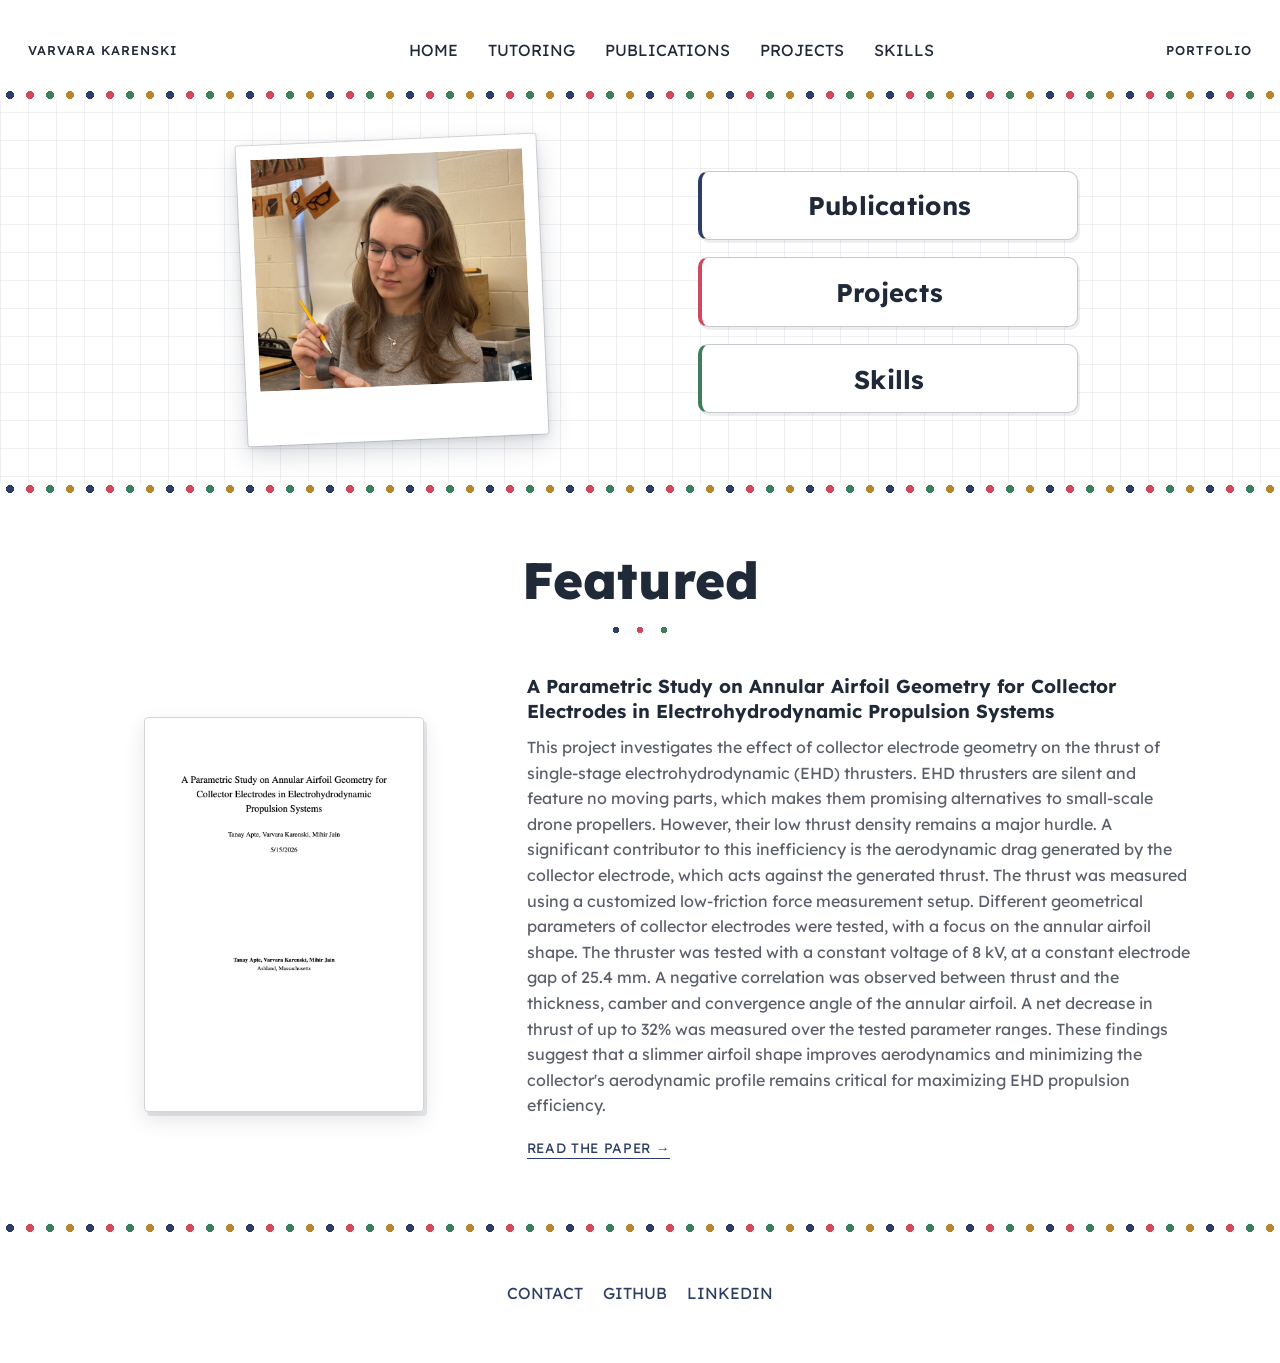
<file: index.html>
<!DOCTYPE html>
<html lang="en">
    <head>
        <meta charset="UTF-8">
        <title>Home</title>
        <link rel="preconnect" href="https://fonts.googleapis.com">
        <link rel="preconnect" href="https://fonts.gstatic.com" crossorigin>
        <link href="https://fonts.googleapis.com/css2?family=Lexend:wght@300;400;500;700;800&display=swap" rel="stylesheet">
        <link rel="stylesheet" href="style.css">
        <link rel="stylesheet" href="home.css">

    </head>
    <body>
        <div class="navbar">
            <span class="navbar-name">Varvara Karenski</span>
            <div class="navbar-links">
                <a href="index.html">HOME</a>
                <a href="tutoring.html">TUTORING</a>
                <a href="publications.html">PUBLICATIONS</a>
                <a href="projects.html">PROJECTS</a>
                <a href="skills.html">SKILLS</a>
            </div>
            <span class="navbar-brand">Portfolio</span>
        </div>
        
        <div class = "section1">
            <div class = "section1photo">
                <center><img src = portfoliopic.jpeg></center>
            </div>
            <div class = "section1tabs">
                <a class="tabbutton" href="publications.html">
                    <div>
                        <h3>Publications</h3>
                    </div>
                </a>

                <a class="tabbutton" href="projects.html">
                    <div>
                        <h3>Projects</h3>
                    </div>
                </a>

                <a class="tabbutton" href="skills.html">
                    <div>
                        <h3>Skills</h3>
                    </div>
                </a>
            </div>
        </div>

        <div class="featured">
            <h2>Featured</h2>
            <div class="featuredcontent">
                <div class="featuredphoto">
                    <a href="https://doi.org/10.31224/6625" target="_blank" rel="noopener">
                        <img src="annular-airfoil-preview.png" alt="Preview of the research paper: A Parametric Study on Annular Airfoil Geometry for Collector Electrodes in Electrohydrodynamic Propulsion Systems">
                    </a>
                </div>
                <div class="featureddescription">
                    <h3>A Parametric Study on Annular Airfoil Geometry for Collector Electrodes in Electrohydrodynamic Propulsion Systems</h3>
                    <p>This project investigates the effect of collector electrode geometry
                        on the thrust of single-stage electrohydrodynamic (EHD) thrusters. 
                        EHD thrusters are silent and feature no moving parts, which makes 
                        them promising alternatives to small-scale drone propellers. However, 
                        their low thrust density remains a major hurdle. A significant contributor 
                        to this inefficiency is the aerodynamic drag generated by the collector 
                        electrode, which acts against the generated thrust. The thrust was 
                        measured using a customized low-friction force measurement setup. 
                        Different geometrical parameters of collector electrodes were tested, 
                        with a focus on the annular airfoil shape. The thruster was tested with 
                        a constant voltage of 8 kV, at a constant electrode gap of 25.4 mm. A 
                        negative correlation was observed between thrust and the thickness, 
                        camber and convergence angle of the annular airfoil. A net decrease in 
                        thrust of up to 32% was measured over the tested parameter ranges. These 
                        findings suggest that a slimmer airfoil shape improves aerodynamics and 
                        minimizing the collector's aerodynamic profile remains critical for 
                        maximizing EHD propulsion efficiency.</p>
                    <a class="paperlink" href="https://doi.org/10.31224/6625" target="_blank" rel="noopener">Read the paper &rarr;</a>
                </div>
            </div>
        </div>

        <div class="footer">    
            <a href="mailto:varvarakarenski@gmail.com">CONTACT</a>
            <a href="https://github.com/varvarakarenski" target="_blank" rel="noopener">GITHUB</a>
            <a href="https://linkedin.com/in/varvara-karenski-8309a5322">LINKEDIN</a>
        </div>
    </body>
</html>
</file>
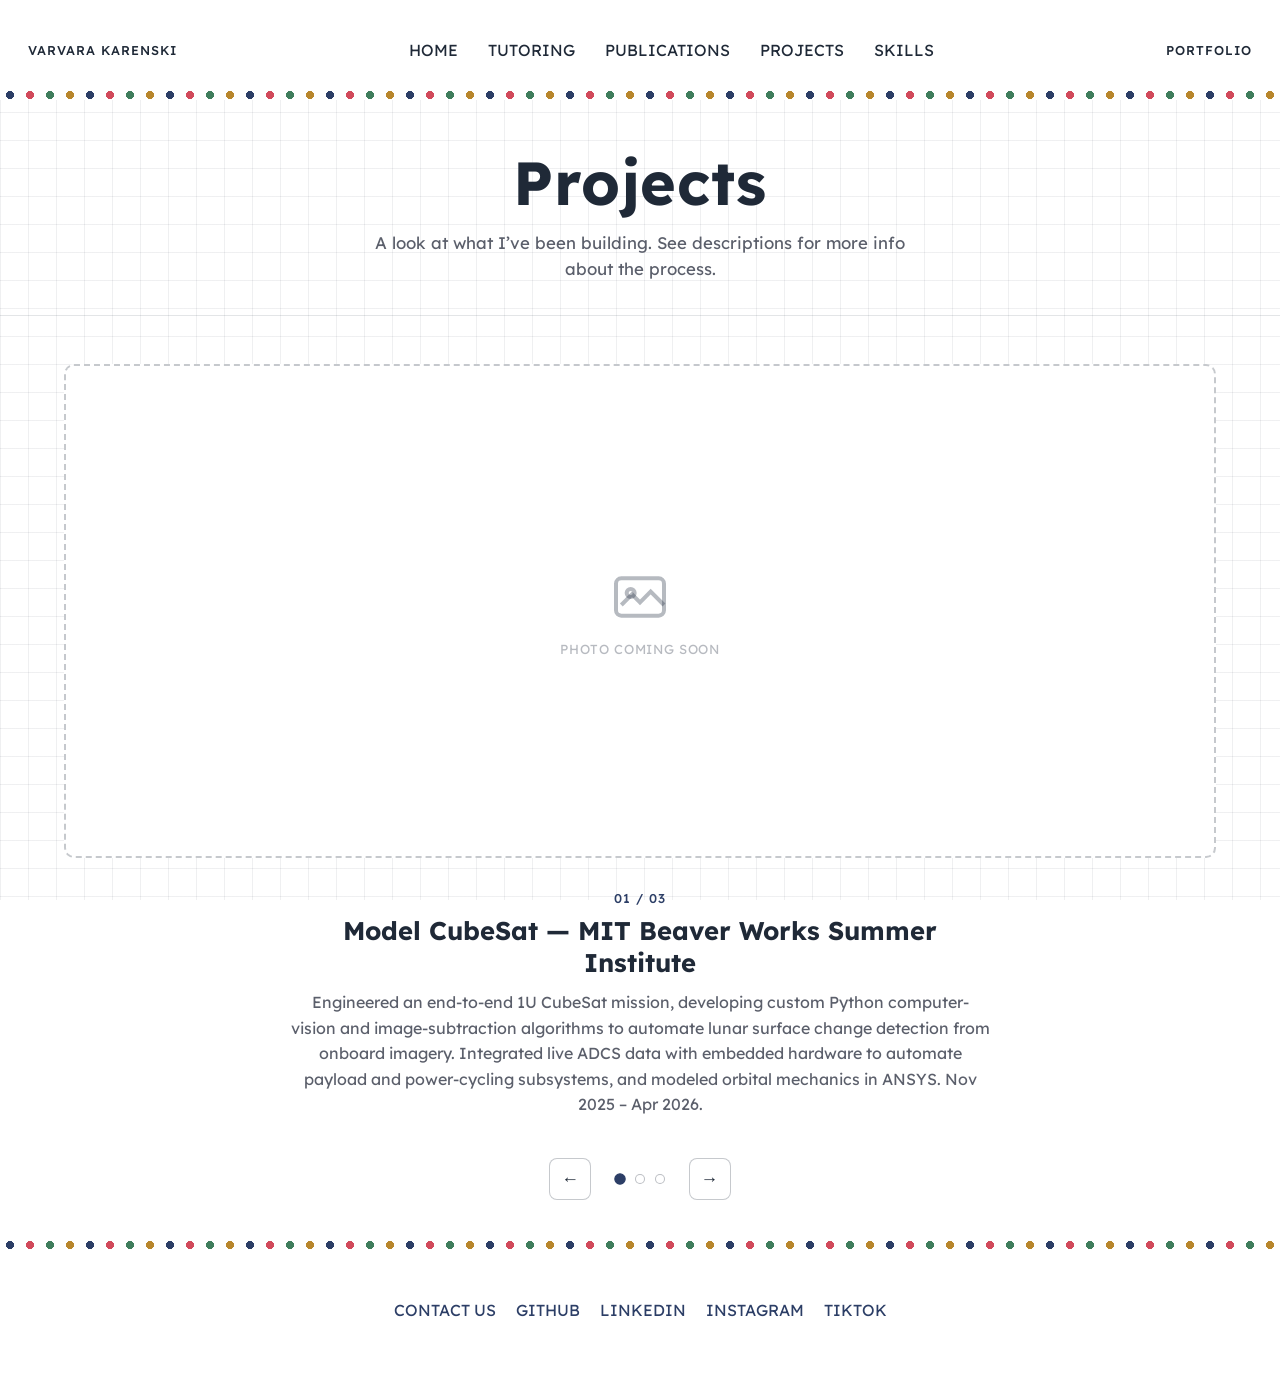
<file: projects.html>
<!DOCTYPE html>
<html lang="en">
    <head>
        <meta charset="UTF-8">
        <title>Projects</title>
        <link rel="preconnect" href="https://fonts.googleapis.com">
        <link rel="preconnect" href="https://fonts.gstatic.com" crossorigin>
        <link href="https://fonts.googleapis.com/css2?family=Lexend:wght@300;400;500;700;800&display=swap" rel="stylesheet">
        <link rel="stylesheet" href="style.css">
        <link rel="stylesheet" href="projects.css">
    </head>
    <body>
        <div class="navbar">
            <span class="navbar-name">Varvara Karenski</span>
            <div class="navbar-links">
                <a href="index.html">HOME</a>
                <a href="tutoring.html">TUTORING</a>
                <a href="publications.html">PUBLICATIONS</a>
                <a href="projects.html">PROJECTS</a>
                <a href="skills.html">SKILLS</a>
            </div>
            <span class="navbar-brand">Portfolio</span>
        </div>

        <div class="projectshero">
            <h1>Projects</h1>
            <p class="projectstagline">A look at what I&rsquo;ve been building. See descriptions for more info about the process.</p>
        </div>

        <div class="projectscarousel">
            <div class="carouselslides">
                <div class="carouselslide" data-slide="1">
                    <div class="carouseltext">
                        <span class="slidecount">01 / 03</span>
                        <h3>Model CubeSat &mdash; MIT Beaver Works Summer Institute</h3>
                        <p>Engineered an end-to-end 1U CubeSat mission, developing custom Python computer-vision and image-subtraction algorithms to automate lunar surface change detection from onboard imagery. Integrated live ADCS data with embedded hardware to automate payload and power-cycling subsystems, and modeled orbital mechanics in ANSYS. Nov 2025 &ndash; Apr 2026.</p>
                    </div>
                    <div class="carouselimage">
                        <div class="imageplaceholder">
                            <svg viewBox="0 0 24 24" fill="none" stroke="currentColor" stroke-width="1.5">
                                <rect x="3" y="5" width="18" height="14" rx="2"/>
                                <circle cx="8.5" cy="10.5" r="1.5"/>
                                <path d="M21 15l-5-5-4 4-3-3-4 4"/>
                            </svg>
                            <span>Photo coming soon</span>
                        </div>
                    </div>
                </div>

                <div class="carouselslide" data-slide="2" hidden>
                    <div class="carouseltext">
                        <span class="slidecount">02 / 03</span>
                        <h3>Software-Defined Radio &amp; SAR &mdash; MIT Beaver Works / MIT Radio Society</h3>
                        <p>Used SDR to track hidden transmitters and communicate with satellites, and operated Synthetic Aperture Radar (SAR) to image environments. Earned an FCC Technician Class Amateur Radio License.</p>
                    </div>
                    <div class="carouselimage">
                        <div class="imageplaceholder">
                            <svg viewBox="0 0 24 24" fill="none" stroke="currentColor" stroke-width="1.5">
                                <rect x="3" y="5" width="18" height="14" rx="2"/>
                                <circle cx="8.5" cy="10.5" r="1.5"/>
                                <path d="M21 15l-5-5-4 4-3-3-4 4"/>
                            </svg>
                            <span>Photo coming soon</span>
                        </div>
                    </div>
                </div>

                <div class="carouselslide" data-slide="3" hidden>
                    <div class="carouseltext">
                        <span class="slidecount">03 / 03</span>
                        <h3>CV Traffic Management Optimization &mdash; MIT Blueprint</h3>
                        <p>Built an automated traffic system using OpenCV and machine learning for real-time vehicle detection and flow-rate analysis.</p>
                    </div>
                    <div class="carouselimage">
                        <div class="imageplaceholder">
                            <svg viewBox="0 0 24 24" fill="none" stroke="currentColor" stroke-width="1.5">
                                <rect x="3" y="5" width="18" height="14" rx="2"/>
                                <circle cx="8.5" cy="10.5" r="1.5"/>
                                <path d="M21 15l-5-5-4 4-3-3-4 4"/>
                            </svg>
                            <span>Photo coming soon</span>
                        </div>
                    </div>
                </div>
            </div>

            <div class="carouselcontrols">
                <button type="button" class="carouselarrow" data-dir="-1" aria-label="Previous project">&larr;</button>
                <div class="carouseldots">
                    <button type="button" class="dot active" data-slide-target="1" aria-label="Go to project 1"></button>
                    <button type="button" class="dot" data-slide-target="2" aria-label="Go to project 2"></button>
                    <button type="button" class="dot" data-slide-target="3" aria-label="Go to project 3"></button>
                </div>
                <button type="button" class="carouselarrow" data-dir="1" aria-label="Next project">&rarr;</button>
            </div>
        </div>

        <div class="footer">
            <a href="mailto:bostonastroinfo@gmail.com">CONTACT US</a>
            <a href="https://github.com/varvarakarenski" target="_blank" rel="noopener">GITHUB</a>
            <a href="https://linkedin.com/in/varvara-karenski-8309a5322" target="_blank" rel="noopener">LINKEDIN</a>
            <a href="https://www.instagram.com/bostonastronomy/">INSTAGRAM</a>
            <a href="https://www.tiktok.com/@bostonastronomy?lang=en">TIKTOK</a>
        </div>

        <script>
            (function () {
                var slides = Array.prototype.slice.call(document.querySelectorAll('.carouselslide'));
                var dots = Array.prototype.slice.call(document.querySelectorAll('.dot'));
                var current = 1;

                function showSlide(n) {
                    current = n;
                    slides.forEach(function (slide) {
                        var isMatch = Number(slide.dataset.slide) === n;
                        slide.hidden = !isMatch;
                        if (isMatch) {
                            slide.classList.remove('slide-pop');
                            void slide.offsetWidth;
                            slide.classList.add('slide-pop');
                        }
                    });
                    dots.forEach(function (dot) {
                        dot.classList.toggle('active', Number(dot.dataset.slideTarget) === n);
                    });
                }

                document.querySelectorAll('.carouselarrow').forEach(function (btn) {
                    btn.addEventListener('click', function () {
                        var dir = Number(btn.dataset.dir);
                        var next = ((current - 1 + dir + slides.length) % slides.length) + 1;
                        showSlide(next);
                    });
                });

                dots.forEach(function (dot) {
                    dot.addEventListener('click', function () {
                        showSlide(Number(dot.dataset.slideTarget));
                    });
                });
            })();
        </script>
    </body>
</html>
</file>
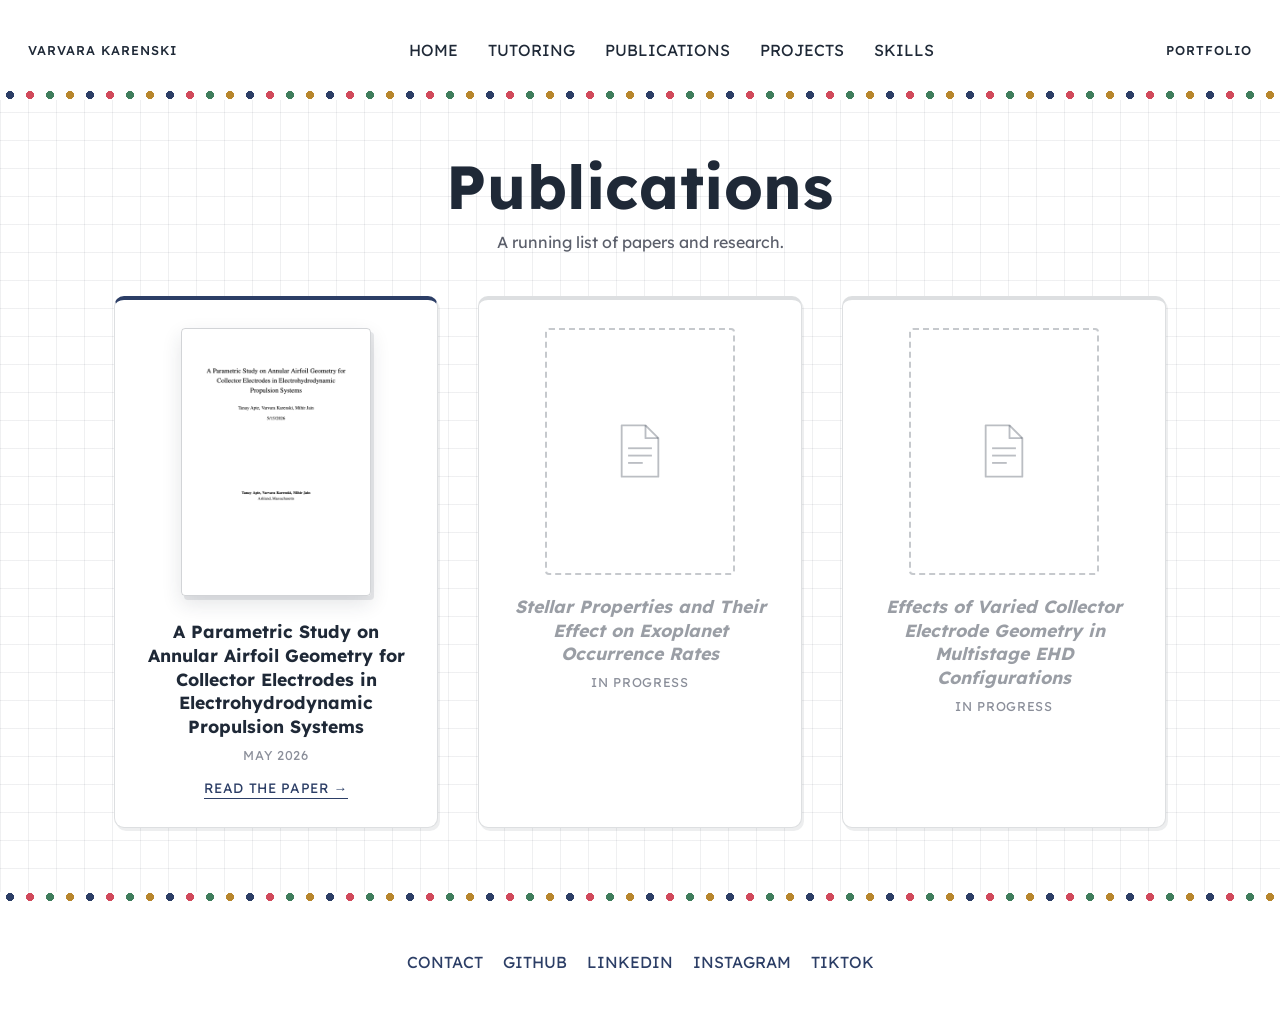
<file: publications.html>
<!DOCTYPE html>
<html lang="en">
    <head>
        <meta charset="UTF-8">
        <title>Publications</title>
        <link rel="preconnect" href="https://fonts.googleapis.com">
        <link rel="preconnect" href="https://fonts.gstatic.com" crossorigin>
        <link href="https://fonts.googleapis.com/css2?family=Lexend:wght@300;400;500;700;800&display=swap" rel="stylesheet">
        <link rel="stylesheet" href="style.css">
        <link rel="stylesheet" href="publications.css">
    </head>
    <body>
        <div class="navbar">
            <span class="navbar-name">Varvara Karenski</span>
            <div class="navbar-links">
                <a href="index.html">HOME</a>
                <a href="tutoring.html">TUTORING</a>
                <a href="publications.html">PUBLICATIONS</a>
                <a href="projects.html">PROJECTS</a>
                <a href="skills.html">SKILLS</a>
            </div>
            <span class="navbar-brand">Portfolio</span>
        </div>

        <div class="placeholder pubs-page">
            <h2>Publications</h2>
            <p class="pubsintro">A running list of papers and research.</p>

            <div class="pubsgrid">
                <div class="pubcard">
                    <a class="pubthumb" href="https://doi.org/10.31224/6625" target="_blank" rel="noopener">
                        <img src="annular-airfoil-preview.png" alt="Preview of the paper: A Parametric Study on Annular Airfoil Geometry for Collector Electrodes in Electrohydrodynamic Propulsion Systems">
                    </a>
                    <h3>A Parametric Study on Annular Airfoil Geometry for Collector Electrodes in Electrohydrodynamic Propulsion Systems</h3>
                    <p class="pubdate">May 2026</p>
                    <a class="paperlink" href="https://doi.org/10.31224/6625" target="_blank" rel="noopener">Read the paper &rarr;</a>
                </div>

                <div class="pubcard pubcard-empty">
                    <div class="pubthumb pubthumb-placeholder">
                        <svg width="44" height="56" viewBox="0 0 48 60" fill="none" xmlns="http://www.w3.org/2000/svg">
                            <path d="M4 2H30L44 16V58H4V2Z" stroke="currentColor" stroke-width="2" stroke-linejoin="round"/>
                            <path d="M30 2V16H44" stroke="currentColor" stroke-width="2" stroke-linejoin="round"/>
                            <line x1="11" y1="27" x2="37" y2="27" stroke="currentColor" stroke-width="2"/>
                            <line x1="11" y1="35" x2="37" y2="35" stroke="currentColor" stroke-width="2"/>
                            <line x1="11" y1="43" x2="27" y2="43" stroke="currentColor" stroke-width="2"/>
                        </svg>
                    </div>
                    <h3>Stellar Properties and Their Effect on Exoplanet Occurrence Rates</h3>
                    <p class="pubdate">In Progress</p>
                </div>

                <div class="pubcard pubcard-empty">
                    <div class="pubthumb pubthumb-placeholder">
                        <svg width="44" height="56" viewBox="0 0 48 60" fill="none" xmlns="http://www.w3.org/2000/svg">
                            <path d="M4 2H30L44 16V58H4V2Z" stroke="currentColor" stroke-width="2" stroke-linejoin="round"/>
                            <path d="M30 2V16H44" stroke="currentColor" stroke-width="2" stroke-linejoin="round"/>
                            <line x1="11" y1="27" x2="37" y2="27" stroke="currentColor" stroke-width="2"/>
                            <line x1="11" y1="35" x2="37" y2="35" stroke="currentColor" stroke-width="2"/>
                            <line x1="11" y1="43" x2="27" y2="43" stroke="currentColor" stroke-width="2"/>
                        </svg>
                    </div>
                    <h3>Effects of Varied Collector Electrode Geometry in Multistage EHD Configurations</h3>
                    <p class="pubdate">In Progress</p>
                </div>
            </div>
        </div>

        <div class="footer">
            <a href="mailto:varvarak@mit.edu.com">CONTACT</a>
            <a href="https://github.com/varvarakarenski" target="_blank" rel="noopener">GITHUB</a>
            <a href="https://linkedin.com/in/varvara-karenski-8309a5322" target="_blank" rel="noopener">LINKEDIN</a>
            <a href="https://www.instagram.com/bostonastronomy/">INSTAGRAM</a>
            <a href="https://www.tiktok.com/@bostonastronomy?lang=en">TIKTOK</a>
        </div>
    </body>
</html>
</file>
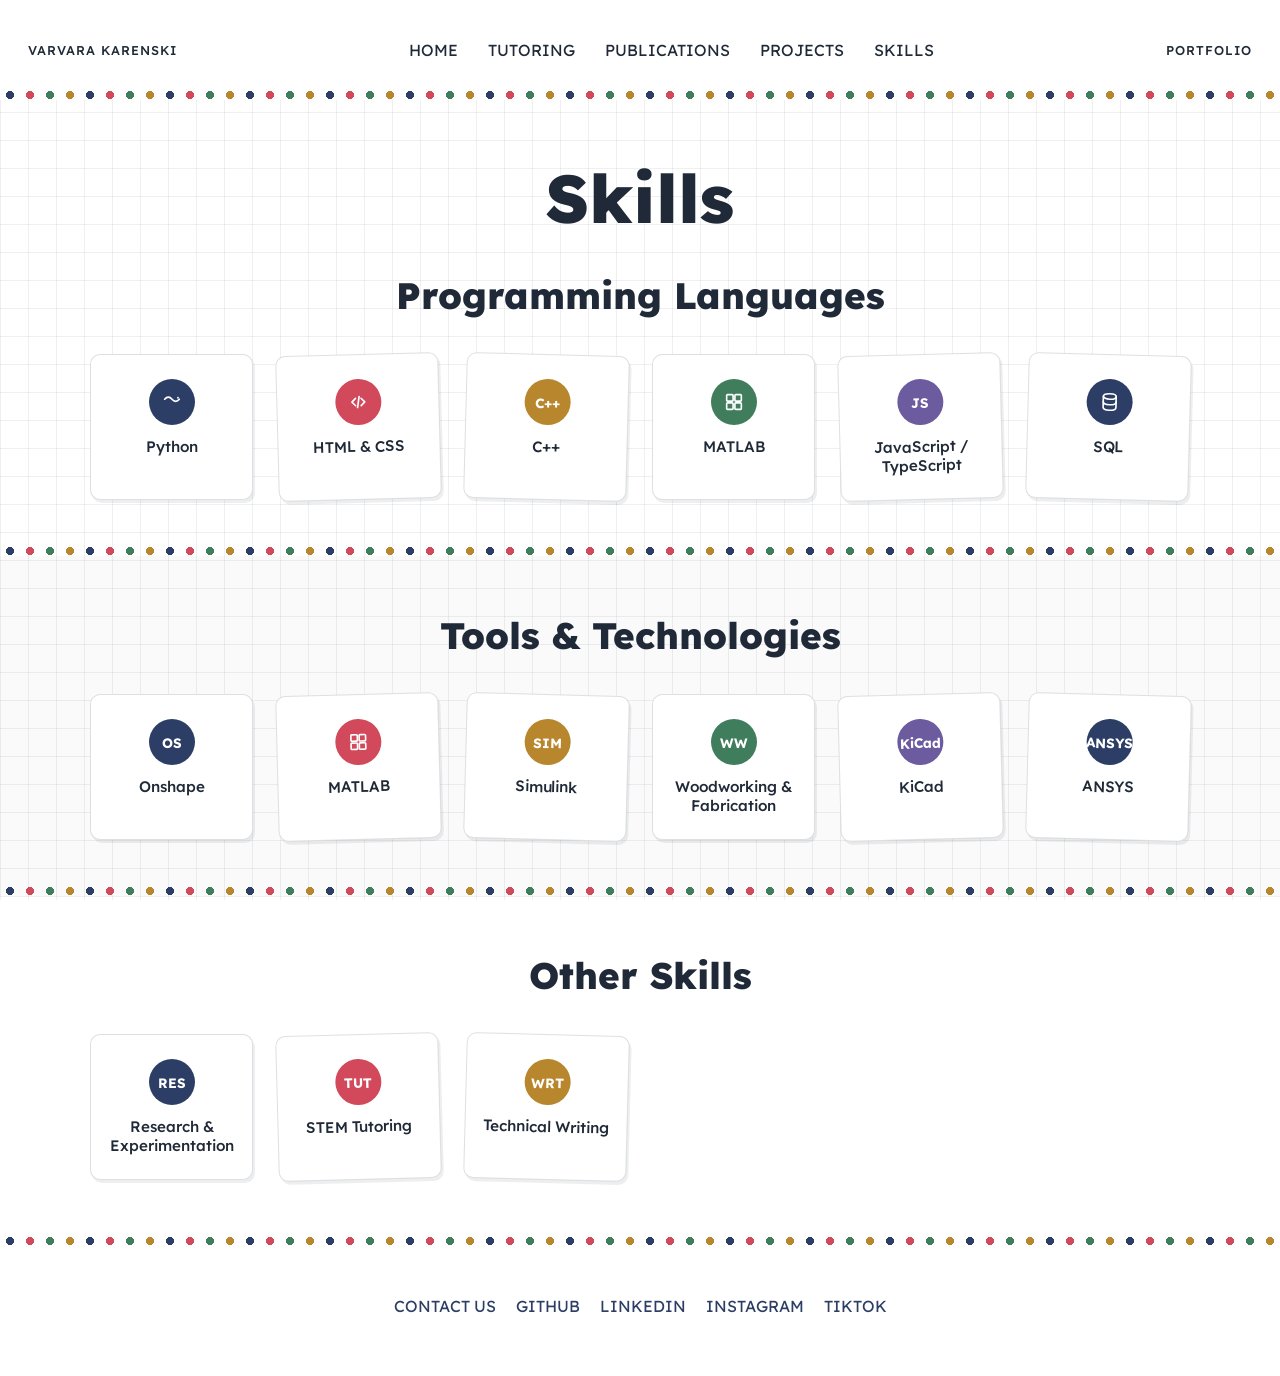
<file: skills.html>
<!DOCTYPE html>
<html lang="en">
    <head>
        <meta charset="UTF-8">
        <title>Skills</title>
        <link rel="preconnect" href="https://fonts.googleapis.com">
        <link rel="preconnect" href="https://fonts.gstatic.com" crossorigin>
        <link href="https://fonts.googleapis.com/css2?family=Lexend:wght@300;400;500;700;800&display=swap" rel="stylesheet">
        <link rel="stylesheet" href="style.css">
        <link rel="stylesheet" href="skills.css">
    </head>
    <body>
        <div class="navbar">
            <span class="navbar-name">Varvara Karenski</span>
            <div class="navbar-links">
                <a href="index.html">HOME</a>
                <a href="tutoring.html">TUTORING</a>
                <a href="publications.html">PUBLICATIONS</a>
                <a href="projects.html">PROJECTS</a>
                <a href="skills.html">SKILLS</a>
            </div>
            <span class="navbar-brand">Portfolio</span>
        </div>

        <div class="skillscategory">
            <h1>Skills</h1>
            <h2>Programming Languages</h2>
            <div class="skillsgrid">
                <div class="skilltile">
                    <span class="skillbadge">
                        <svg viewBox="0 0 24 24" width="22" height="22" fill="none" stroke="currentColor" stroke-width="1.8" stroke-linecap="round" stroke-linejoin="round">
                            <path d="M4 9c2.5-3 5.5-3 8 0s5.5 3 8 0"/>
                            <circle cx="18.5" cy="7.4" r="1" fill="currentColor" stroke="none"/>
                        </svg>
                    </span>
                    <span class="skilltile-name">Python</span>
                </div>
                <div class="skilltile">
                    <span class="skillbadge">
                        <svg viewBox="0 0 24 24" width="22" height="22" fill="none" stroke="currentColor" stroke-width="1.8" stroke-linecap="round" stroke-linejoin="round">
                            <path d="M9 8l-4 4 4 4"/>
                            <path d="M15 8l4 4-4 4"/>
                            <path d="M13 6l-2 12"/>
                        </svg>
                    </span>
                    <span class="skilltile-name">HTML &amp; CSS</span>
                </div>
                <div class="skilltile">
                    <span class="skillbadge">C++</span>
                    <span class="skilltile-name">C++</span>
                </div>
                <div class="skilltile">
                    <span class="skillbadge">
                        <svg viewBox="0 0 24 24" width="22" height="22" fill="none" stroke="currentColor" stroke-width="1.8" stroke-linejoin="round">
                            <rect x="4" y="4" width="7" height="7" rx="1"/>
                            <rect x="13" y="4" width="7" height="7" rx="1"/>
                            <rect x="4" y="13" width="7" height="7" rx="1"/>
                            <rect x="13" y="13" width="7" height="7" rx="1"/>
                        </svg>
                    </span>
                    <span class="skilltile-name">MATLAB</span>
                </div>
                <div class="skilltile">
                    <span class="skillbadge">JS</span>
                    <span class="skilltile-name">JavaScript / TypeScript</span>
                </div>
                <div class="skilltile">
                    <span class="skillbadge">
                        <svg viewBox="0 0 24 24" width="22" height="22" fill="none" stroke="currentColor" stroke-width="1.8" stroke-linecap="round" stroke-linejoin="round">
                            <ellipse cx="12" cy="6" rx="7" ry="3"/>
                            <path d="M5 6v6c0 1.66 3.13 3 7 3s7-1.34 7-3V6"/>
                            <path d="M5 12v6c0 1.66 3.13 3 7 3s7-1.34 7-3v-6"/>
                        </svg>
                    </span>
                    <span class="skilltile-name">SQL</span>
                </div>
            </div>
        </div>

        <div class="skillscategory skillscategory-alt">
            <h2>Tools &amp; Technologies</h2>
            <div class="skillsgrid">
                <div class="skilltile">
                    <span class="skillbadge">OS</span>
                    <span class="skilltile-name">Onshape</span>
                </div>
                <div class="skilltile">
                    <span class="skillbadge">
                        <svg viewBox="0 0 24 24" width="22" height="22" fill="none" stroke="currentColor" stroke-width="1.8" stroke-linejoin="round">
                            <rect x="4" y="4" width="7" height="7" rx="1"/>
                            <rect x="13" y="4" width="7" height="7" rx="1"/>
                            <rect x="4" y="13" width="7" height="7" rx="1"/>
                            <rect x="13" y="13" width="7" height="7" rx="1"/>
                        </svg>
                    </span>
                    <span class="skilltile-name">MATLAB</span>
                </div>
                <div class="skilltile">
                    <span class="skillbadge">SIM</span>
                    <span class="skilltile-name">Simulink</span>
                </div>
                <div class="skilltile">
                    <span class="skillbadge">WW</span>
                    <span class="skilltile-name">Woodworking &amp; Fabrication</span>
                </div>
                <div class="skilltile">
                    <span class="skillbadge">KiCad</span>
                    <span class="skilltile-name">KiCad</span>
                </div>
                <div class="skilltile">
                    <span class="skillbadge">ANSYS</span>
                    <span class="skilltile-name">ANSYS</span>
                </div>
            </div>
        </div>

        <div class="skillscategory">
            <h2>Other Skills</h2>
            <div class="skillsgrid">
                <div class="skilltile">
                    <span class="skillbadge">RES</span>
                    <span class="skilltile-name">Research &amp; Experimentation</span>
                </div>
                <div class="skilltile">
                    <span class="skillbadge">TUT</span>
                    <span class="skilltile-name">STEM Tutoring</span>
                </div>
                <div class="skilltile">
                    <span class="skillbadge">WRT</span>
                    <span class="skilltile-name">Technical Writing</span>
                </div>
            </div>
        </div>

        <div class="footer">
            <a href="mailto:bostonastroinfo@gmail.com">CONTACT US</a>
            <a href="https://github.com/varvarakarenski" target="_blank" rel="noopener">GITHUB</a>
            <a href="https://linkedin.com/in/varvara-karenski-8309a5322" target="_blank" rel="noopener">LINKEDIN</a>
            <a href="https://www.instagram.com/bostonastronomy/">INSTAGRAM</a>
            <a href="https://www.tiktok.com/@bostonastronomy?lang=en">TIKTOK</a>
        </div>
    </body>
</html>
</file>
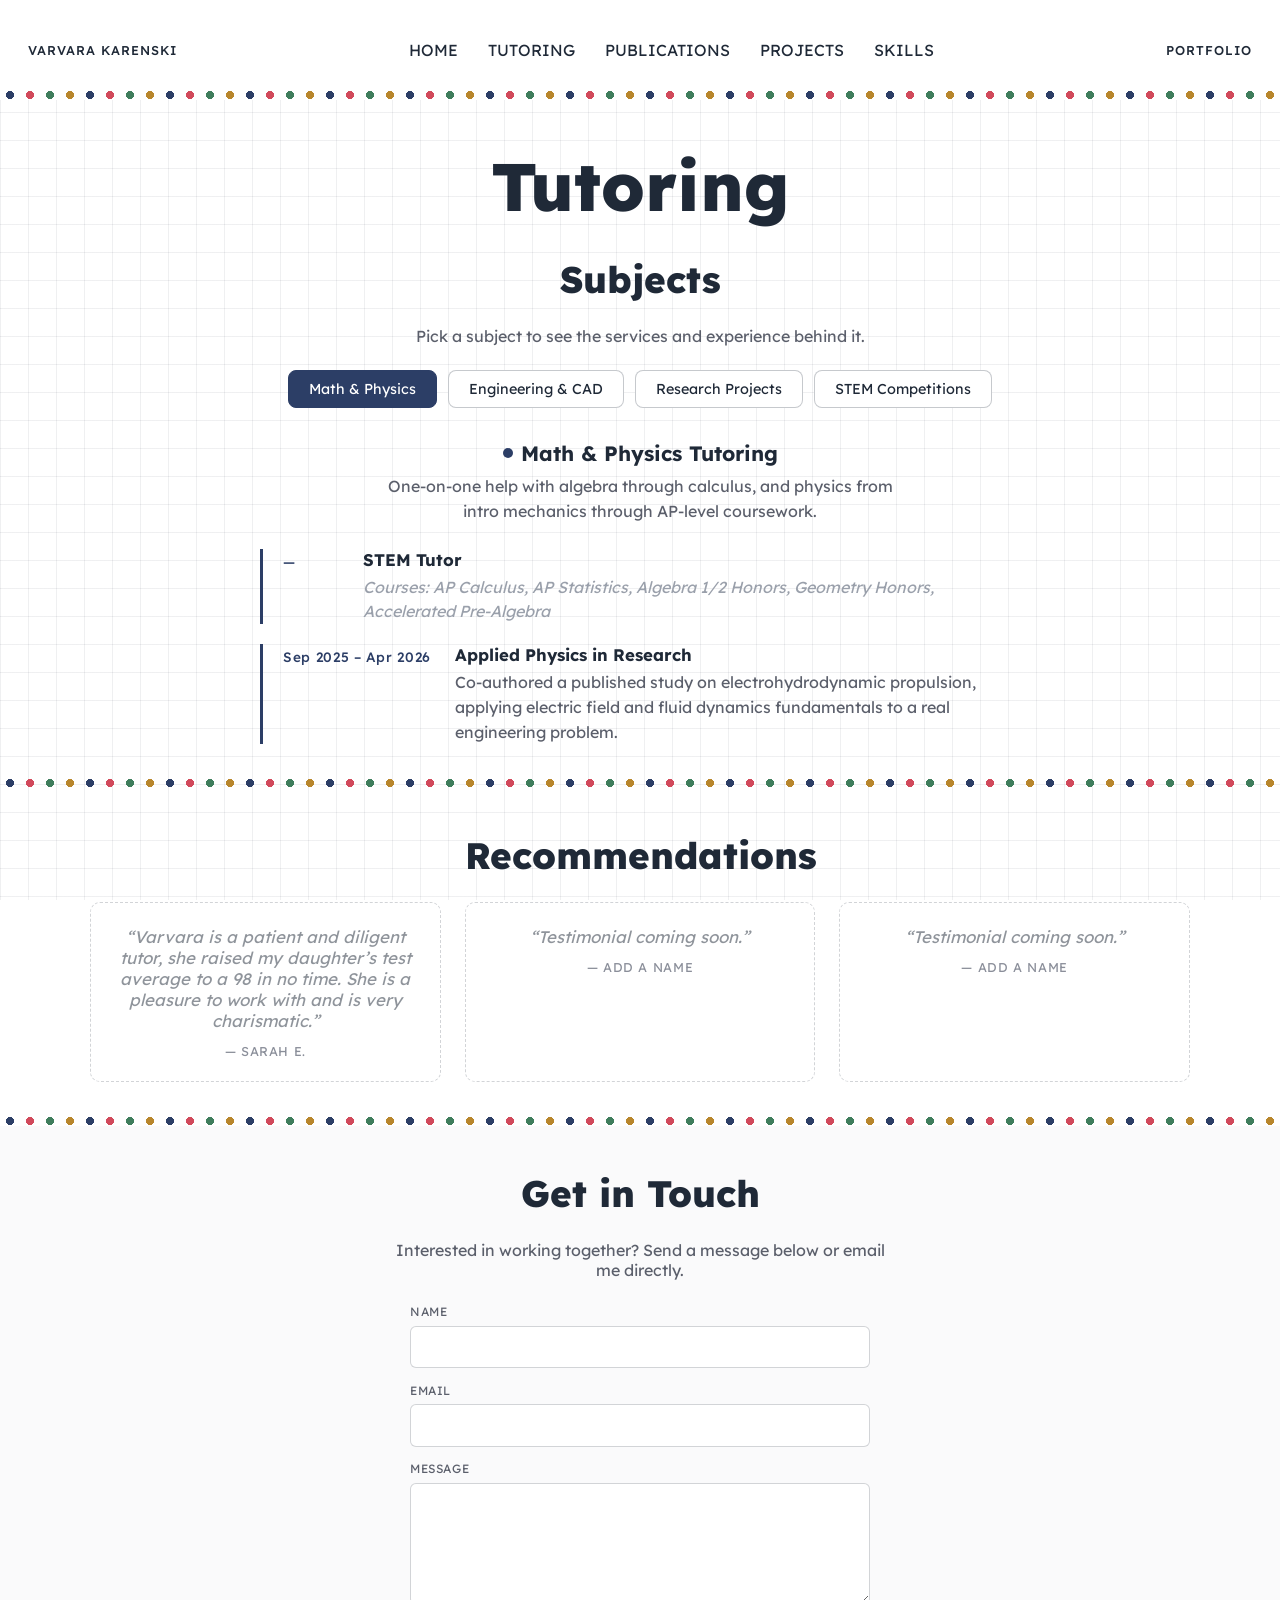
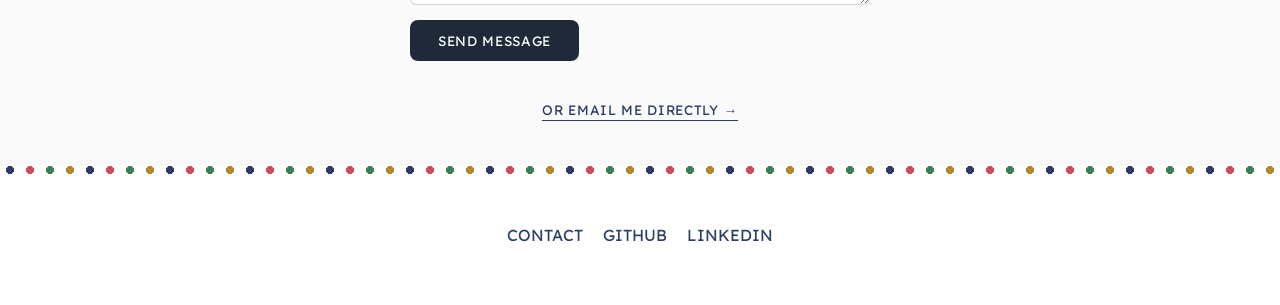
<file: tutoring.html>
<!DOCTYPE html>
<html lang="en">
    <head>
        <meta charset="UTF-8">
        <title>Tutoring</title>
        <link rel="preconnect" href="https://fonts.googleapis.com">
        <link rel="preconnect" href="https://fonts.gstatic.com" crossorigin>
        <link href="https://fonts.googleapis.com/css2?family=Lexend:wght@300;400;500;700;800&display=swap" rel="stylesheet">
        <link rel="stylesheet" href="style.css">
        <link rel="stylesheet" href="tutoring.css">
    </head>
    <body>
        <div class="navbar">
            <span class="navbar-name">Varvara Karenski</span>
            <div class="navbar-links">
                <a href="index.html">HOME</a>
                <a href="tutoring.html">TUTORING</a>
                <a href="publications.html">PUBLICATIONS</a>
                <a href="projects.html">PROJECTS</a>
                <a href="skills.html">SKILLS</a>
            </div>
            <span class="navbar-brand">Portfolio</span>
        </div>

        <div class="tutorsection" id="subjects">
            <h1>Tutoring</h1>
            <h2>Subjects</h2>
            <p class="subjectsintro">Pick a subject to see the services and experience behind it.</p>

            <div class="subjecttabs">
                <button type="button" class="subjectbtn active" data-subject="math">Math &amp; Physics</button>
                <button type="button" class="subjectbtn" data-subject="engineering">Engineering &amp; CAD</button>
                <button type="button" class="subjectbtn" data-subject="research">Research Projects</button>
                <button type="button" class="subjectbtn" data-subject="competition">STEM Competitions</button>
            </div>

            <div class="subjectpanel" data-subject-panel="math">
                <h3>Math &amp; Physics Tutoring</h3>
                <p class="subjectdesc">One-on-one help with algebra through calculus, and physics from intro mechanics through AP-level coursework.</p>
                <ul class="subjectexp">
                    <li>
                        <span class="expyear">&mdash;</span>
                        <div>
                            <h4>STEM Tutor</h4>
                            <p><em>Courses: AP Calculus, AP Statistics, Algebra 1/2 Honors, Geometry Honors, Accelerated Pre-Algebra </em></p>
                        </div>
                    </li>
                    <li>
                        <span class="expyear">Sep 2025 &ndash; Apr 2026</span>
                        <div>
                            <h4>Applied Physics in Research</h4>
                            <p>Co-authored a published study on electrohydrodynamic propulsion, applying electric field and fluid dynamics fundamentals to a real engineering problem.</p>
                        </div>
                    </li>
                </ul>
            </div>

            <div class="subjectpanel" data-subject-panel="engineering" hidden>
                <h3>Engineering &amp; CAD Mentorship</h3>
                <p class="subjectdesc">Guidance on design projects, CAD modeling, and hands-on fabrication for students building their first prototypes.</p>
                <ul class="subjectexp">
                    <li>
                        <span class="expyear">&mdash;</span>
                        <div>
                            <h4>Maker &amp; Fabricator</h4>
                            <p>Hands-on experience with woodworking, CAD, and building physical prototypes from scratch.</p>
                        </div>
                    </li>
                    <li>
                        <span class="expyear">Sep 2025 &ndash; Apr 2026</span>
                        <div>
                            <h4>Published Researcher</h4>
                            <p>Designed and built a custom low-friction force measurement setup to test collector electrode geometries for an EHD propulsion study.</p>
                        </div>
                    </li>
                </ul>
            </div>

            <div class="subjectpanel" data-subject-panel="research" hidden>
                <h3>Research Project Support</h3>
                <p class="subjectdesc">Help scoping, running, and writing up independent STEM research &mdash; from experiment design to publication.</p>
                <ul class="subjectexp">
                    <li>
                        <span class="expyear">Since Jul 2026</span>
                        <div>
                            <h4>Exoplanet Researcher</h4>
                            <p>Ongoing exoplanet research conducted with the guidance of an MIT astronomer.</p>
                        </div>
                    </li>
                    <li>
                        <span class="expyear">May &ndash; Aug 2026</span>
                        <div>
                            <h4>Software Engineer &amp; Researcher, MIT</h4>
                            <p>Worked as a software engineer promoting the accessibility of data science, and conducted research improving data ingestion pipelines.</p>
                        </div>
                    </li>
                    <li>
                        <span class="expyear">Sep 2025 &ndash; Apr 2026</span>
                        <div>
                            <h4>Published Researcher</h4>
                            <p>Co-authored &ldquo;A Parametric Study on Annular Airfoil Geometry for Collector Electrodes in Electrohydrodynamic Propulsion Systems,&rdquo; published on engrXiv.</p>
                        </div>
                    </li>
                </ul>
            </div>

            <div class="subjectpanel" data-subject-panel="competition" hidden>
                <h3>STEM Competition Prep</h3>
                <p class="subjectdesc">Preparation for science fairs, olympiads, and application portfolios that showcase technical work.</p>
                <ul class="subjectexp">
                    <li>
                        <span class="expyear">2026</span>
                        <div>
                            <h4>MSEF &amp; WRSEF, 3rd Place</h4>
                            <p>Placed 3rd at both the Massachusetts State Science &amp; Engineering Fair (MSEF) and the Worcester Regional Science &amp; Engineering Fair (WRSEF).</p>
                        </div>
                    </li>
                </ul>
            </div>
        </div>

        <div class="tutorsection">
            <h2>Recommendations</h2>
            <div class="recsgrid">
                <div class="reccard">
                    <p class="recquote">&ldquo;Varvara is a patient and diligent tutor, she raised my daughter&rsquo;s test average to a 98 in no time. She is a pleasure to work with and is very charismatic.&rdquo;</p>
                    <p class="recname">&mdash; Sarah E.</p>
                </div>
                <div class="reccard reccard-empty">
                    <p class="recquote">&ldquo;Testimonial coming soon.&rdquo;</p>
                    <p class="recname">&mdash; Add a name</p>
                </div>
                <div class="reccard reccard-empty">
                    <p class="recquote">&ldquo;Testimonial coming soon.&rdquo;</p>
                    <p class="recname">&mdash; Add a name</p>
                </div>
            </div>
        </div>

        <div class="tutorsection tutorsection-alt" id="contact">
            <h2>Get in Touch</h2>
            <p class="contactintro">Interested in working together? Send a message below or email me directly.</p>
            <form class="contactform" action="mailto:varvarakarenski@gmail.com" method="post" enctype="text/plain">
                <label>Name
                    <input type="text" name="name" required>
                </label>
                <label>Email
                    <input type="email" name="email" required>
                </label>
                <label>Message
                    <textarea name="message" rows="5" required></textarea>
                </label>
                <button type="submit">Send Message</button>
            </form>
            <a class="paperlink" href="mailto:varvarakarenski@gmail.com">Or email me directly &rarr;</a>
        </div>

        <div class="footer">
            <a href="mailto:varvarakarenski@gmail.com">CONTACT</a>
            <a href="https://github.com/varvarakarenski" target="_blank" rel="noopener">GITHUB</a>
            <a href="https://linkedin.com/in/varvara-karenski-8309a5322">LINKEDIN</a>
        </div>

        <script>
            document.querySelectorAll('.subjectbtn').forEach(function (btn) {
                btn.addEventListener('click', function () {
                    var subject = btn.dataset.subject;

                    document.querySelectorAll('.subjectbtn').forEach(function (b) {
                        b.classList.toggle('active', b === btn);
                    });

                    document.querySelectorAll('.subjectpanel').forEach(function (panel) {
                        var isMatch = panel.dataset.subjectPanel === subject;
                        panel.hidden = !isMatch;
                        if (isMatch) {
                            panel.classList.remove('panel-pop');
                            void panel.offsetWidth;
                            panel.classList.add('panel-pop');
                        }
                    });
                });
            });
        </script>
    </body>
</html>
</file>
<file: style.css>
* {
    box-sizing: border-box;
}

html, body {
    margin: 0;
    padding: 0;
    min-height: 100%;
}

body {
    font-family: 'Lexend', sans-serif;
    color: #2c2c34;
    background-color: #ffffff;
    background-image:
        linear-gradient(to right, rgba(30, 41, 59, 0.07) 1px, transparent 1px),
        linear-gradient(to bottom, rgba(30, 41, 59, 0.07) 1px, transparent 1px);
    background-size: 28px 28px;
    background-position: 0 0;
    background-attachment: fixed;
    min-height: 100vh;
}

.navbar{
    position: relative;
    background-color: #ffffff;
    height: 100px;
    margin: 0;
    padding: 0 1.75rem;
    box-sizing: border-box;
    /*Flex*/
    display: flex;
    flex-direction: row;
    flex-wrap: nowrap;
    justify-content: space-between;
    align-items: center;
    gap: 1rem;
    }

.navbar::after {
    content: '';
    position: absolute;
    left: 0;
    right: 0;
    bottom: 0;
    height: 10px;
    background-image:
        radial-gradient(circle 4px at 10px 5px, #2c3e66 99%, transparent 100%),
        radial-gradient(circle 4px at 30px 5px, #d1495b 99%, transparent 100%),
        radial-gradient(circle 4px at 50px 5px, #3f7d5c 99%, transparent 100%),
        radial-gradient(circle 4px at 70px 5px, #b8862c 99%, transparent 100%);
    background-size: 80px 10px;
    background-repeat: repeat-x;
}

.navbar-links {
    display: flex;
    flex-direction: row;
    flex-wrap: nowrap;
    align-items: center;
    justify-content: center;
    flex: 1 1 auto;
}

.navbar-brand,
.navbar-name {
    flex: 0 0 auto;
    white-space: nowrap;
    text-decoration: none;
    font-family: 'Lexend', sans-serif;
    font-size: 0.8rem;
    font-weight: 500;
    text-transform: uppercase;
    letter-spacing: 0.08em;
    color: #1f2937;
    transition: color 0.2s ease;
}

.navbar a{
    color: #1f2937;
    text-decoration: none;
    padding: 15px;
    font-family: 'Lexend', sans-serif;
}

.navbar img{
    height: 80%;
    width: auto;
    padding: 5px;
}

@media (max-width: 700px) {
    .navbar {
        height: auto;
        flex-wrap: wrap;
        justify-content: center;
        row-gap: 0.5rem;
        column-gap: 1.25rem;
        padding: 1rem 1.25rem 1.25rem;
    }

    .navbar-links {
        order: 3;
        flex: 1 1 100%;
        flex-wrap: wrap;
        row-gap: 0.25rem;
    }

    .navbar a {
        padding: 6px 10px;
        font-size: 0.9rem;
    }
}

.header {
    padding: 2rem 1.5rem 1.25rem;
    border-bottom: 3px double #1f2937;
}

.header h1 {
    display: inline-block;
    margin: 0;
    font-family: 'Lexend', sans-serif;
    font-weight: 800;
    font-size: clamp(2.2rem, 5vw, 3.6rem);
    letter-spacing: 0.01em;
    color: #1f2937;
}

.home-link {
    text-decoration: none;
}

.placeholder {
    min-height: 70vh;
    display: flex;
    flex-direction: column;
    align-items: center;
    justify-content: center;
    text-align: center;
    padding: 4rem 1.5rem;
    gap: 1.25rem;
}

.placeholder h2 {
    margin: 0;
    font-family: 'Lexend', sans-serif;
    font-weight: 700;
    font-size: clamp(2.4rem, 6vw, 3.8rem);
    letter-spacing: 0.01em;
    color: #1f2937;
}

.placeholder p {
    margin: 0;
    max-width: 32rem;
    color: #5b5f6b;
}

a.back {
    margin-top: 0.5rem;
    padding: 0.75rem 1.75rem;
    border: 1.5px solid #2c3e66;
    border-radius: 8px;
    background-color: #ffffff;
    color: #2c3e66;
    text-decoration: none;
    font-family: 'Lexend', sans-serif;
    text-transform: uppercase;
    letter-spacing: 0.05em;
    transition: background-color 0.25s ease, box-shadow 0.25s ease, transform 0.15s ease;
}

a.back:hover {
    background-color: #eef2ff;
    box-shadow: 2px 2px 0 rgba(44, 62, 102, 0.4);
    transform: translate(-1px, -1px);
}

.footer {
    position: relative;
    background-color: rgba(255, 255, 255, 0.9);
    backdrop-filter: blur(4px);
    margin: 0;
    padding: 50px;
    display: flex;
    flex-direction: row;
    flex-wrap: wrap;
    justify-content: center;
    align-items: center;
}

.footer::before {
    content: '';
    position: absolute;
    left: 0;
    right: 0;
    top: 0;
    height: 10px;
    background-image:
        radial-gradient(circle 4px at 10px 5px, #2c3e66 99%, transparent 100%),
        radial-gradient(circle 4px at 30px 5px, #d1495b 99%, transparent 100%),
        radial-gradient(circle 4px at 50px 5px, #3f7d5c 99%, transparent 100%),
        radial-gradient(circle 4px at 70px 5px, #b8862c 99%, transparent 100%);
    background-size: 80px 10px;
    background-repeat: repeat-x;
}

.footer a {
    font-family: 'Lexend', sans-serif;
    color: #2c3e66;
    text-decoration: none;
    padding: 10px;
    transition: color 0.25s ease;
}

.footer a:hover {
    color: #d1495b;
}

.paperlink {
    display: inline-block;
    margin-top: 1.25rem;
    font-family: 'Lexend', sans-serif;
    text-transform: uppercase;
    letter-spacing: 0.05em;
    font-size: 0.85rem;
    color: #2c3e66;
    text-decoration: none;
    border-bottom: 1.5px solid currentColor;
    padding-bottom: 2px;
    transition: color 0.2s ease;
}

.paperlink:hover {
    color: #d1495b;
}
</file>
<file: home.css>
.section1 {
    background: transparent;
    width: 100%;
    max-width: 1000px;
    margin: 0 auto;
    padding: 2.5rem 1.5rem;
    box-sizing: border-box;
    display: flex;
    flex-wrap: wrap;
    flex-direction: row;
    justify-content: center;
    align-items: center;
    gap: 2.5rem;
}

.section1photo {
    flex: 1 1 45%;
    box-sizing: border-box;
    display: flex;
    justify-content: center;
    align-items: center;
}

.section1photo img {
    width: min(38vh, 300px);
    height: min(38vh, 300px);
    object-fit: cover;
    border-radius: 2px;
    border-style: solid;
    border-color: #ffffff;
    border-width: 14px 14px 54px 14px;
    outline: 1px solid rgba(30, 41, 59, 0.15);
    box-shadow: 0 10px 24px rgba(30, 41, 59, 0.18), 0 2px 6px rgba(30, 41, 59, 0.1);
    transform: rotate(-2.5deg);
}

.section1tabs {
    flex: 1 1 45%;
    display: flex;
    flex-direction: column;
    justify-content: center;
    align-items: center;
    gap: 1.1rem;
    box-sizing: border-box;
}

.section1tabs .tabbutton:nth-child(1) {
    --tabaccent: #2c3e66;
}

.section1tabs .tabbutton:nth-child(2) {
    --tabaccent: #d1495b;
}

.section1tabs .tabbutton:nth-child(3) {
    --tabaccent: #3f7d5c;
}

.section1tabs .tabbutton {
    width: 100%;
    max-width: 380px;
    display: flex;
    align-items: center;
    justify-content: center;
    padding: 1.1rem;
    background-color: #ffffff;
    border: 1.5px solid rgba(30, 41, 59, 0.25);
    border-left-width: 4px;
    border-left-color: var(--tabaccent, rgba(30, 41, 59, 0.25));
    border-radius: 10px;
    box-shadow: 2px 3px 0 rgba(30, 41, 59, 0.08);
    text-decoration: none;
    transition: background-color 0.25s ease, border-color 0.25s ease, box-shadow 0.2s ease, transform 0.2s ease;
}

.section1tabs .tabbutton:hover {
    background-color: #f7f8fc;
    border-color: var(--tabaccent, #2c3e66);
    box-shadow: 3px 4px 0 rgba(44, 62, 102, 0.25);
    transform: translate(-1px, -2px);
}

.section1tabs .tabbutton h3 {
    margin: 0;
    font-family: 'Lexend', sans-serif;
    font-weight: 700;
    font-size: 1.6rem;
    letter-spacing: 0.01em;
    color: #1f2937;
}

.featured {
    position: relative;
    background-color: #ffffff;
    width: 100%;
    padding: 4rem 1.5rem;
    box-sizing: border-box;
}

.featured::before {
    content: '';
    position: absolute;
    left: 0;
    right: 0;
    top: 0;
    height: 10px;
    background-image:
        radial-gradient(circle 4px at 10px 5px, #2c3e66 99%, transparent 100%),
        radial-gradient(circle 4px at 30px 5px, #d1495b 99%, transparent 100%),
        radial-gradient(circle 4px at 50px 5px, #3f7d5c 99%, transparent 100%),
        radial-gradient(circle 4px at 70px 5px, #b8862c 99%, transparent 100%);
    background-size: 80px 10px;
    background-repeat: repeat-x;
}

.featured h2 {
    margin: 0 0 2.5rem;
    font-family: 'Lexend', sans-serif;
    font-weight: 800;
    font-size: clamp(2.2rem, 5vw, 3.2rem);
    color: #1f2937;
    text-align: center;
}

.featured h2::after {
    content: '';
    display: block;
    width: 64px;
    height: 8px;
    margin: 0.9rem auto 0;
    background-image:
        radial-gradient(circle 3px at 8px 4px, #2c3e66 99%, transparent 100%),
        radial-gradient(circle 3px at 32px 4px, #d1495b 99%, transparent 100%),
        radial-gradient(circle 3px at 56px 4px, #3f7d5c 99%, transparent 100%);
    background-repeat: no-repeat;
}

.featuredcontent {
    display: flex;
    flex-direction: row;
    align-items: stretch;
    justify-content: center;
    gap: 3rem;
    max-width: 1100px;
    margin: 0 auto;
}

.featuredphoto {
    flex: 1 1 30%;
    display: flex;
    justify-content: center;
    align-items: center;
}

.featuredphoto img {
    width: 100%;
    max-width: 280px;
    border-radius: 4px;
    border: 1.5px solid rgba(30, 41, 59, 0.2);
    box-shadow: 3px 4px 0 rgba(30, 41, 59, 0.1), 0 8px 20px rgba(30, 41, 59, 0.12);
    transition: transform 0.2s ease, box-shadow 0.2s ease;
}

.featuredphoto a:hover img {
    transform: translateY(-3px);
    box-shadow: 4px 6px 0 rgba(30, 41, 59, 0.15), 0 10px 24px rgba(30, 41, 59, 0.16);
}

.featureddescription {
    flex: 1 1 55%;
}

.featureddescription h3 {
    margin: 0 0 0.75rem;
    font-family: 'Lexend', sans-serif;
    font-weight: 700;
    line-height: 1.3;
    color: #1f2937;
}

.featureddescription p {
    margin: 0;
    color: #5b5f6b;
    line-height: 1.6;
}

@media (max-width: 720px) {
    .featuredcontent {
        flex-direction: column;
    }
}
</file>
<file: projects.css>
.projectshero {
    text-align: center;
    padding: 2.75rem 1.5rem 2rem;
    border-bottom: 1.5px solid rgba(30, 41, 59, 0.12);
}

.projectshero h1 {
    margin: 0 0 0.6rem;
    font-family: 'Lexend', sans-serif;
    font-weight: 700;
    font-size: clamp(2.4rem, 6vw, 3.8rem);
    letter-spacing: 0.01em;
    color: #1f2937;
}

.projectstagline {
    max-width: 36rem;
    margin: 0 auto;
    color: #5b5f6b;
    font-size: 1.05rem;
    line-height: 1.6;
}

.projectscarousel {
    max-width: 1200px;
    margin: 0 auto;
    padding: 3rem 1.5rem 2.5rem;
}

.carouselslide {
    display: flex;
    flex-direction: column;
    align-items: center;
    gap: 2rem;
}

.carouselslide[hidden] {
    display: none;
}

@keyframes slidePop {
    from {
        opacity: 0;
        transform: translateY(8px);
    }
    to {
        opacity: 1;
        transform: translateY(0);
    }
}

.carouselslide.slide-pop {
    animation: slidePop 0.35s ease;
}

.carouseltext {
    order: 2;
    width: 100%;
    max-width: 700px;
    text-align: center;
}

.carouselslide[data-slide="1"] {
    --accent: #2c3e66;
}

.carouselslide[data-slide="2"] {
    --accent: #d1495b;
}

.carouselslide[data-slide="3"] {
    --accent: #3f7d5c;
}

.carouselslide[data-slide="4"] {
    --accent: #b8862c;
}

.slidecount {
    display: block;
    margin-bottom: 0.5rem;
    font-family: 'Lexend', sans-serif;
    font-size: 0.8rem;
    font-weight: 500;
    letter-spacing: 0.08em;
    text-transform: uppercase;
    color: var(--accent, #8b8f9a);
}

.carouseltext h3 {
    margin: 0 0 0.75rem;
    font-family: 'Lexend', sans-serif;
    font-weight: 700;
    font-size: 1.6rem;
    color: #1f2937;
}

.carouseltext p {
    margin: 0;
    color: #5b5f6b;
    line-height: 1.6;
}

.carouselimage {
    order: 1;
    width: 100%;
    display: flex;
    justify-content: center;
}

.imageplaceholder {
    width: 100%;
    aspect-ratio: 21 / 9;
    display: flex;
    flex-direction: column;
    align-items: center;
    justify-content: center;
    gap: 0.75rem;
    border: 2px dashed rgba(30, 41, 59, 0.25);
    border-radius: 10px;
    background-color: #ffffff;
    color: rgba(30, 41, 59, 0.32);
}

.imageplaceholder svg {
    width: 64px;
    height: 64px;
}

.imageplaceholder span {
    font-family: 'Lexend', sans-serif;
    font-size: 0.82rem;
    text-transform: uppercase;
    letter-spacing: 0.05em;
}

.carouselcontrols {
    display: flex;
    align-items: center;
    justify-content: center;
    gap: 1.5rem;
    margin-top: 2.5rem;
}

.carouselarrow {
    width: 42px;
    height: 42px;
    display: flex;
    align-items: center;
    justify-content: center;
    border: 1.5px solid rgba(30, 41, 59, 0.25);
    border-radius: 8px;
    background-color: #ffffff;
    color: #1f2937;
    font-size: 1.1rem;
    cursor: pointer;
    transition: border-color 0.2s ease, transform 0.15s ease, background-color 0.2s ease;
}

.carouselarrow:hover {
    border-color: #2c3e66;
    background-color: #f7f8fc;
    transform: translateY(-1px);
}

.carouseldots {
    display: flex;
    gap: 0.6rem;
}

.dot {
    width: 10px;
    height: 10px;
    padding: 0;
    border: 1.5px solid rgba(30, 41, 59, 0.3);
    border-radius: 50%;
    background-color: #ffffff;
    cursor: pointer;
    transition: background-color 0.2s ease, border-color 0.2s ease, transform 0.15s ease;
}

.dot:nth-child(1) {
    --accent: #2c3e66;
}

.dot:nth-child(2) {
    --accent: #d1495b;
}

.dot:nth-child(3) {
    --accent: #3f7d5c;
}

.dot:nth-child(4) {
    --accent: #b8862c;
}

.dot:hover {
    border-color: var(--accent, #2c3e66);
}

.dot.active {
    background-color: var(--accent, #1f2937);
    border-color: var(--accent, #1f2937);
    transform: scale(1.15);
}

.projectsback {
    display: flex;
    justify-content: center;
    padding: 0 1.5rem 3rem;
}
</file>
<file: publications.css>
.pubs-page {
    align-items: stretch;
    text-align: left;
    justify-content: flex-start;
    min-height: auto;
    max-width: 1100px;
    margin: 0 auto;
    padding: 3rem 1.5rem 4rem;
    gap: 0;
}

.pubs-page h2 {
    text-align: center;
}

.pubs-page .pubsintro {
    text-align: center;
    margin: 0.5rem auto 2.75rem;
}

.pubs-page .back {
    align-self: center;
    margin-top: 3rem;
}

.pubsgrid {
    display: grid;
    grid-template-columns: repeat(auto-fit, minmax(240px, 1fr));
    gap: 2.5rem;
    width: 100%;
}

.pubsgrid .pubcard:nth-child(1) {
    --pubaccent: #2c3e66;
}

.pubsgrid .pubcard:nth-child(2) {
    --pubaccent: #d1495b;
}

.pubsgrid .pubcard:nth-child(3) {
    --pubaccent: #3f7d5c;
}

.pubcard {
    background-color: #ffffff;
    border: 1.5px solid rgba(30, 41, 59, 0.15);
    border-top-width: 4px;
    border-top-color: var(--pubaccent, rgba(30, 41, 59, 0.15));
    border-radius: 10px;
    padding: 1.75rem 1.5rem;
    display: flex;
    flex-direction: column;
    align-items: center;
    text-align: center;
    box-shadow: 2px 3px 0 rgba(30, 41, 59, 0.08);
}

.pubcard-empty {
    border-top-color: rgba(30, 41, 59, 0.15) !important;
}

.pubthumb {
    display: block;
    margin-bottom: 1.25rem;
}

.pubthumb img {
    width: 100%;
    max-width: 190px;
    border-radius: 4px;
    border: 1.5px solid rgba(30, 41, 59, 0.2);
    box-shadow: 3px 4px 0 rgba(30, 41, 59, 0.1), 0 8px 20px rgba(30, 41, 59, 0.12);
    transition: transform 0.2s ease, box-shadow 0.2s ease;
}

.pubthumb:hover img {
    transform: translateY(-3px);
    box-shadow: 4px 6px 0 rgba(30, 41, 59, 0.15), 0 10px 24px rgba(30, 41, 59, 0.16);
}

.pubcard h3 {
    margin: 0 0 0.5rem;
    font-family: 'Lexend', sans-serif;
    font-weight: 700;
    font-size: 1.1rem;
    line-height: 1.35;
    color: #1f2937;
}

.pubcard .pubdate {
    margin: 0;
    font-family: 'Lexend', sans-serif;
    font-size: 0.8rem;
    letter-spacing: 0.05em;
    text-transform: uppercase;
    color: #8b8f9a;
    max-width: none;
}

.pubcard .paperlink {
    margin-top: 1rem;
}

.pubthumb-placeholder {
    width: 100%;
    max-width: 190px;
    aspect-ratio: 0.77;
    display: flex;
    align-items: center;
    justify-content: center;
    border: 2px dashed rgba(30, 41, 59, 0.25);
    border-radius: 4px;
    color: rgba(30, 41, 59, 0.3);
}

.pubcard-empty h3 {
    color: rgba(31, 41, 55, 0.45);
    font-style: italic;
}
</file>
<file: skills.css>
.skillshero {
    text-align: center;
    padding: 4.5rem 1.5rem 3rem;
    border-bottom: 1.5px solid rgba(30, 41, 59, 0.12);
}

.skillshero h1 {
    margin: 0 0 1rem;
    font-family: 'Lexend', sans-serif;
    font-weight: 700;
    font-size: clamp(2.4rem, 6vw, 3.8rem);
    letter-spacing: 0.01em;
    color: #1f2937;
}

.skillstagline {
    max-width: 36rem;
    margin: 0 auto;
    color: #5b5f6b;
    font-size: 1.05rem;
    line-height: 1.6;
}

.skillscategory {
    position: relative;
    padding: 3.5rem 1.5rem;
}

.skillscategory::after {
    content: '';
    position: absolute;
    left: 0;
    right: 0;
    bottom: 0;
    height: 10px;
    background-image:
        radial-gradient(circle 4px at 10px 5px, #2c3e66 99%, transparent 100%),
        radial-gradient(circle 4px at 30px 5px, #d1495b 99%, transparent 100%),
        radial-gradient(circle 4px at 50px 5px, #3f7d5c 99%, transparent 100%),
        radial-gradient(circle 4px at 70px 5px, #b8862c 99%, transparent 100%);
    background-size: 80px 10px;
    background-repeat: repeat-x;
}

.skillscategory:has(+ .footer)::after {
    display: none;
}

.skillscategory-alt {
    background-color: rgba(30, 41, 59, 0.02);
}

.skillscategory > h1 {
    margin: 0 0 2rem;
    text-align: center;
    font-family: 'Lexend', sans-serif;
    font-weight: 800;
    font-size: clamp(2.6rem, 6.5vw, 4.2rem);
    color: #1f2937;
}

.skillscategory h2 {
    margin: 0 0 2.25rem;
    text-align: center;
    font-family: 'Lexend', sans-serif;
    font-weight: 800;
    font-size: clamp(1.8rem, 3.5vw, 2.3rem);
    color: #1f2937;
}

.skillsgrid {
    display: grid;
    grid-template-columns: repeat(auto-fill, minmax(160px, 1fr));
    gap: 1.5rem;
    max-width: 1100px;
    margin: 0 auto;
}

.skilltile {
    background-color: #ffffff;
    border: 1.5px solid rgba(30, 41, 59, 0.15);
    border-radius: 10px;
    padding: 1.5rem 1rem;
    display: flex;
    flex-direction: column;
    align-items: center;
    gap: 0.75rem;
    text-align: center;
    box-shadow: 2px 3px 0 rgba(30, 41, 59, 0.08);
    transition: transform 0.2s ease, box-shadow 0.2s ease;
}

.skillsgrid .skilltile:nth-child(3n+2) {
    transform: rotate(-1.5deg);
}

.skillsgrid .skilltile:nth-child(3n+3) {
    transform: rotate(1.5deg);
}

.skilltile:hover {
    transform: rotate(0deg) translateY(-4px);
    box-shadow: 3px 5px 0 rgba(30, 41, 59, 0.14);
}

.skillbadge {
    width: 46px;
    height: 46px;
    border-radius: 50%;
    display: flex;
    align-items: center;
    justify-content: center;
    font-family: 'Lexend', sans-serif;
    font-weight: 700;
    font-size: 0.85rem;
    color: #ffffff;
    background-color: #2c3e66;
}

.skillsgrid .skilltile:nth-child(5n+2) .skillbadge {
    background-color: #d1495b;
}

.skillsgrid .skilltile:nth-child(5n+3) .skillbadge {
    background-color: #b8862c;
}

.skillsgrid .skilltile:nth-child(5n+4) .skillbadge {
    background-color: #3f7d5c;
}

.skillsgrid .skilltile:nth-child(5n+5) .skillbadge {
    background-color: #6c5b9e;
}

.skilltile-name {
    font-family: 'Lexend', sans-serif;
    font-weight: 500;
    font-size: 0.95rem;
    color: #1f2937;
}

.skilltile-empty {
    border-style: dashed;
    border-color: rgba(30, 41, 59, 0.25);
    box-shadow: none;
    transform: none !important;
}

.skilltile-empty:hover {
    transform: translateY(-2px) !important;
}

.skilltile-empty .skillbadge {
    background-color: transparent !important;
    border: 2px dashed rgba(30, 41, 59, 0.3);
    color: rgba(30, 41, 59, 0.35);
    font-size: 1.1rem;
}

.skilltile-empty .skilltile-name {
    color: rgba(31, 41, 55, 0.45);
    font-style: italic;
}

.skillsback {
    display: flex;
    justify-content: center;
    padding: 3rem 1.5rem;
}
</file>
<file: tutoring.css>
.tutorhero {
    position: relative;
    text-align: center;
    padding: 2.75rem 1.5rem 2rem;
}

#subjects > h1 {
    margin: 0 0 1.75rem;
    text-align: center;
    font-family: 'Lexend', sans-serif;
    font-weight: 800;
    font-size: clamp(2.6rem, 6.5vw, 4.2rem);
    color: #1f2937;
}

.tutorhero::after,
.tutorsection::after {
    content: '';
    position: absolute;
    left: 0;
    right: 0;
    bottom: 0;
    height: 10px;
    background-image:
        radial-gradient(circle 4px at 10px 5px, #2c3e66 99%, transparent 100%),
        radial-gradient(circle 4px at 30px 5px, #d1495b 99%, transparent 100%),
        radial-gradient(circle 4px at 50px 5px, #3f7d5c 99%, transparent 100%),
        radial-gradient(circle 4px at 70px 5px, #b8862c 99%, transparent 100%);
    background-size: 80px 10px;
    background-repeat: repeat-x;
}

.statusbadge {
    display: inline-flex;
    align-items: center;
    gap: 0.5rem;
    padding: 0.35rem 0.9rem;
    margin-bottom: 1rem;
    border: 1.5px solid rgba(63, 125, 92, 0.35);
    border-radius: 6px;
    background-color: rgba(63, 125, 92, 0.08);
    color: #3f7d5c;
    font-family: 'Lexend', sans-serif;
    font-size: 0.75rem;
    text-transform: uppercase;
    letter-spacing: 0.05em;
}

.statusdot {
    width: 8px;
    height: 8px;
    border-radius: 50%;
    background-color: #3f7d5c;
    animation: statusPulse 1.8s ease-in-out infinite;
}

@keyframes statusPulse {
    0%, 100% {
        box-shadow: 0 0 0 0 rgba(63, 125, 92, 0.5);
    }
    50% {
        box-shadow: 0 0 0 5px rgba(63, 125, 92, 0);
    }
}

.tutorhero h1 {
    margin: 0 0 0.6rem;
    font-family: 'Lexend', sans-serif;
    font-weight: 700;
    font-size: clamp(2.4rem, 6vw, 3.8rem);
    letter-spacing: 0.01em;
    color: #1f2937;
}

.tutortagline {
    max-width: 36rem;
    margin: 0 auto 1.25rem;
    color: #5b5f6b;
    font-size: 1.05rem;
    line-height: 1.6;
}

.tutorsection {
    position: relative;
    padding: 2.75rem 1.5rem;
}

.tutorsection-alt {
    background-color: rgba(30, 41, 59, 0.02);
}

.tutorsection h2 {
    margin: 0 0 1.5rem;
    text-align: center;
    font-family: 'Lexend', sans-serif;
    font-weight: 800;
    font-size: clamp(1.8rem, 3.5vw, 2.3rem);
    color: #1f2937;
}

.subjectsintro {
    text-align: center;
    max-width: 32rem;
    margin: 0 auto 1.5rem;
    color: #5b5f6b;
}

.subjecttabs {
    display: flex;
    flex-wrap: wrap;
    justify-content: center;
    gap: 0.7rem;
    max-width: 900px;
    margin: 0 auto 2rem;
}

.subjectbtn[data-subject="math"] {
    --accent: #2c3e66;
}

.subjectbtn[data-subject="engineering"] {
    --accent: #d1495b;
}

.subjectbtn[data-subject="research"] {
    --accent: #3f7d5c;
}

.subjectbtn[data-subject="competition"] {
    --accent: #b8862c;
}

.subjectpanel[data-subject-panel="math"] {
    --accent: #2c3e66;
}

.subjectpanel[data-subject-panel="engineering"] {
    --accent: #d1495b;
}

.subjectpanel[data-subject-panel="research"] {
    --accent: #3f7d5c;
}

.subjectpanel[data-subject-panel="competition"] {
    --accent: #b8862c;
}

.subjectbtn {
    padding: 0.55rem 1.25rem;
    border: 1.5px solid rgba(30, 41, 59, 0.25);
    border-radius: 8px;
    background-color: #ffffff;
    color: #1f2937;
    font-family: 'Lexend', sans-serif;
    font-size: 0.9rem;
    cursor: pointer;
    transition: background-color 0.2s ease, border-color 0.2s ease, color 0.2s ease, transform 0.15s ease;
}

.subjectbtn:hover {
    border-color: var(--accent, #2c3e66);
    transform: translateY(-1px);
}

.subjectbtn.active {
    background-color: var(--accent, #1f2937);
    border-color: var(--accent, #1f2937);
    color: #ffffff;
}

.subjectpanel {
    max-width: 760px;
    margin: 0 auto;
    text-align: center;
}

.subjectpanel h3 {
    margin: 0 0 0.5rem;
    display: flex;
    align-items: center;
    justify-content: center;
    gap: 0.5rem;
    font-family: 'Lexend', sans-serif;
    font-weight: 700;
    font-size: 1.3rem;
    color: #1f2937;
}

.subjectpanel h3::before {
    content: '';
    display: inline-block;
    width: 10px;
    height: 10px;
    border-radius: 50%;
    background-color: var(--accent, #2c3e66);
}

.subjectdesc {
    max-width: 34rem;
    margin: 0 auto 1.5rem;
    color: #5b5f6b;
    line-height: 1.6;
}

.subjectexp {
    list-style: none;
    margin: 0;
    padding: 0;
    display: flex;
    flex-direction: column;
    gap: 1.25rem;
    text-align: left;
}

.subjectexp li {
    display: flex;
    gap: 1.5rem;
    align-items: flex-start;
    border-left: 3px solid var(--accent, rgba(30, 41, 59, 0.15));
    padding-left: 1.25rem;
}

.expyear {
    flex: 0 0 auto;
    min-width: 3.5rem;
    padding-top: 0.25rem;
    font-family: 'Lexend', sans-serif;
    font-size: 0.85rem;
    font-weight: 500;
    letter-spacing: 0.05em;
    color: var(--accent, #8b8f9a);
}

.subjectexp h4 {
    margin: 0 0 0.3rem;
    font-family: 'Lexend', sans-serif;
    font-weight: 700;
    font-size: 1.05rem;
    color: #1f2937;
}

.subjectexp p {
    margin: 0;
    color: #5b5f6b;
    line-height: 1.55;
}

.subjectexp em {
    color: #9aa0ab;
}

@keyframes panelPop {
    from {
        opacity: 0;
        transform: translateY(6px);
    }
    to {
        opacity: 1;
        transform: translateY(0);
    }
}

.subjectpanel.panel-pop {
    animation: panelPop 0.35s ease;
}

.recsgrid {
    display: grid;
    grid-template-columns: repeat(auto-fit, minmax(220px, 1fr));
    gap: 1.5rem;
    max-width: 1100px;
    margin: 0 auto;
}

.reccard {
    background-color: #ffffff;
    border: 1.5px dashed rgba(30, 41, 59, 0.2);
    border-radius: 10px;
    padding: 1.4rem;
    text-align: center;
}

.recquote {
    margin: 0 0 0.75rem;
    font-family: 'Lexend', sans-serif;
    font-style: italic;
    font-size: 1.05rem;
    color: rgba(31, 41, 55, 0.5);
}

.recname {
    margin: 0;
    font-family: 'Lexend', sans-serif;
    font-size: 0.8rem;
    letter-spacing: 0.05em;
    text-transform: uppercase;
    color: #8b8f9a;
}

.tutorsection#contact,
#contact {
    text-align: center;
}

.tutorsection#contact::after {
    display: none;
}

.contactintro {
    max-width: 32rem;
    margin: 0 auto 1.5rem;
    color: #5b5f6b;
}

.contactform {
    max-width: 460px;
    margin: 0 auto 1.25rem;
    display: flex;
    flex-direction: column;
    gap: 0.9rem;
    text-align: left;
}

.contactform label {
    display: flex;
    flex-direction: column;
    gap: 0.4rem;
    font-family: 'Lexend', sans-serif;
    font-size: 0.75rem;
    text-transform: uppercase;
    letter-spacing: 0.05em;
    color: #5b5f6b;
}

.contactform input,
.contactform textarea {
    font-family: 'Lexend', sans-serif;
    font-size: 1rem;
    padding: 0.65rem 0.75rem;
    border: 1.5px solid rgba(30, 41, 59, 0.2);
    border-radius: 6px;
    background-color: #ffffff;
    color: #1f2937;
    resize: vertical;
}

.contactform input:focus,
.contactform textarea:focus {
    outline: none;
    border-color: #2c3e66;
    box-shadow: 0 0 0 3px rgba(44, 62, 102, 0.12);
}

.contactform button {
    align-self: flex-start;
    padding: 0.75rem 1.75rem;
    background-color: #1f2937;
    color: #ffffff;
    border: none;
    border-radius: 8px;
    font-family: 'Lexend', sans-serif;
    text-transform: uppercase;
    letter-spacing: 0.05em;
    font-size: 0.85rem;
    cursor: pointer;
    transition: background-color 0.2s ease, transform 0.15s ease;
}

.contactform button:hover {
    background-color: #2c3e66;
    transform: translateY(-1px);
}

@media (max-width: 600px) {
    .subjectexp li {
        flex-direction: column;
        gap: 0.4rem;
    }
}
</file>
